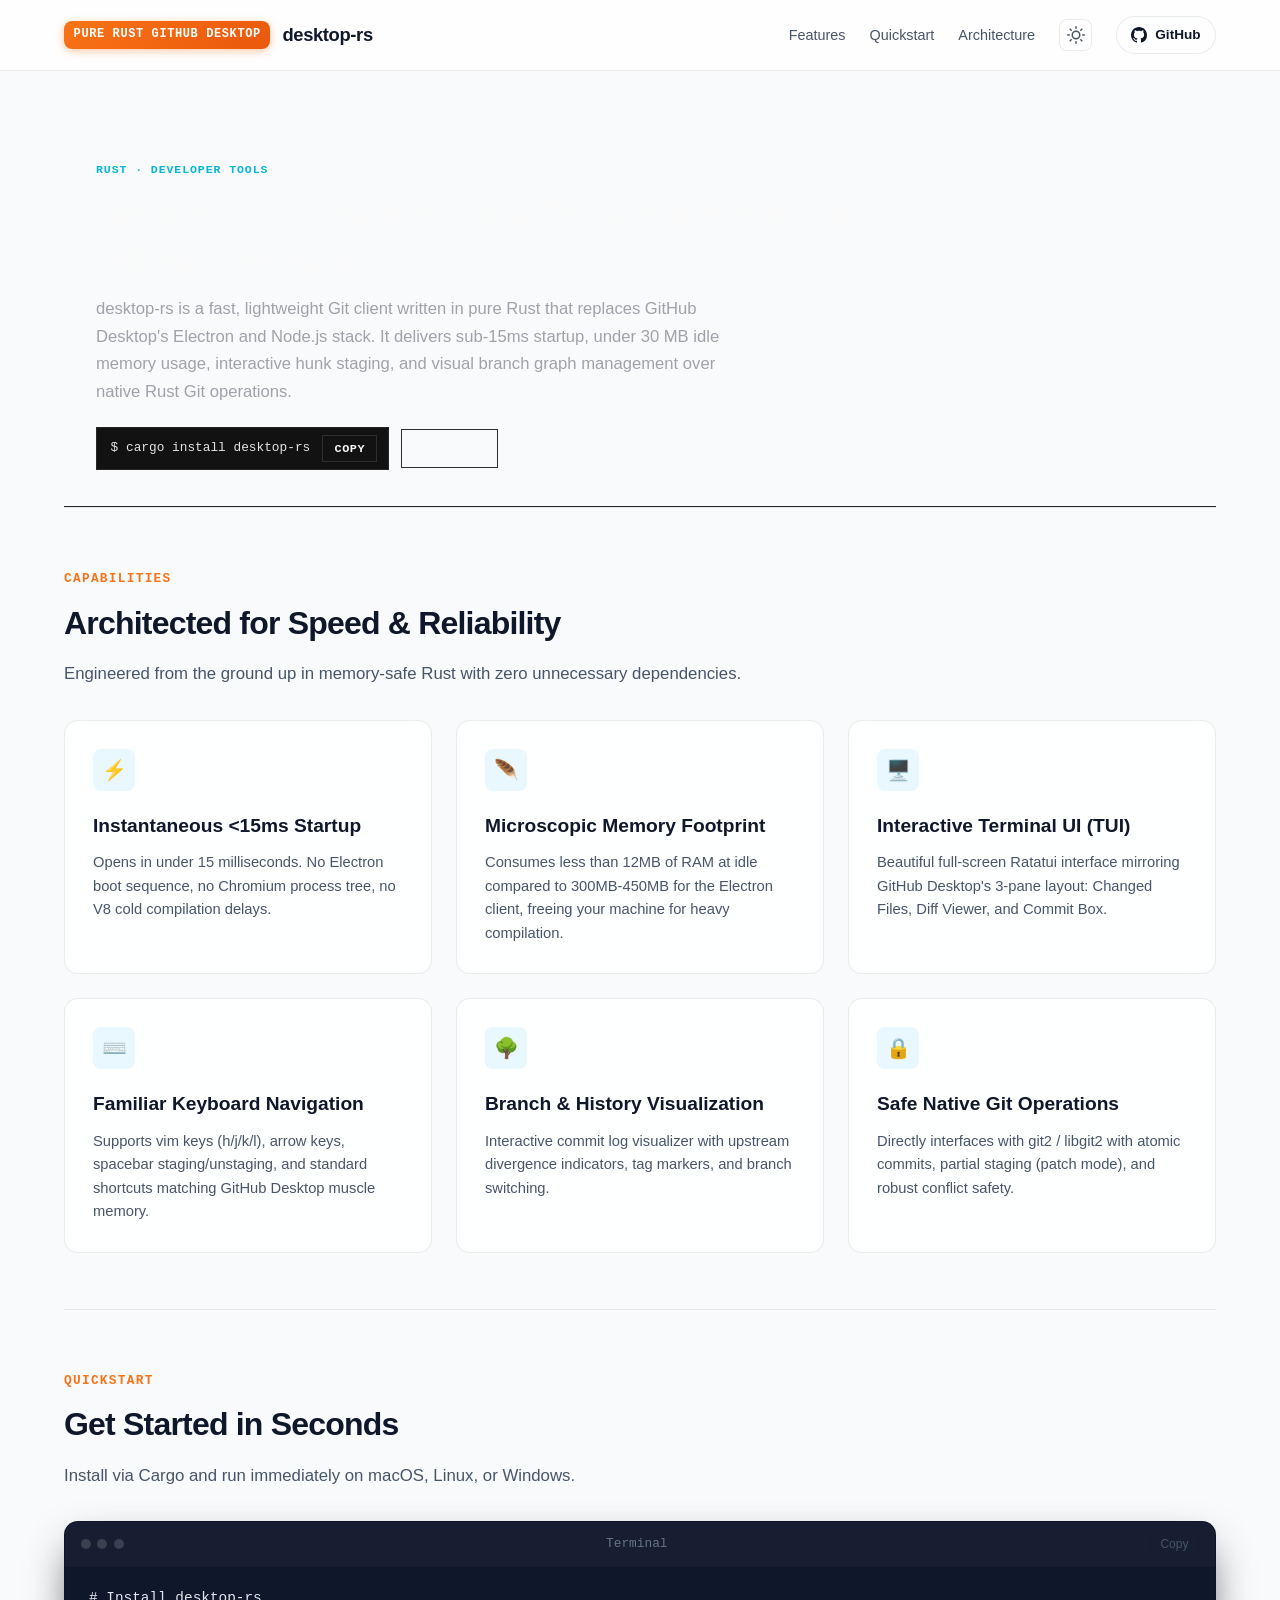
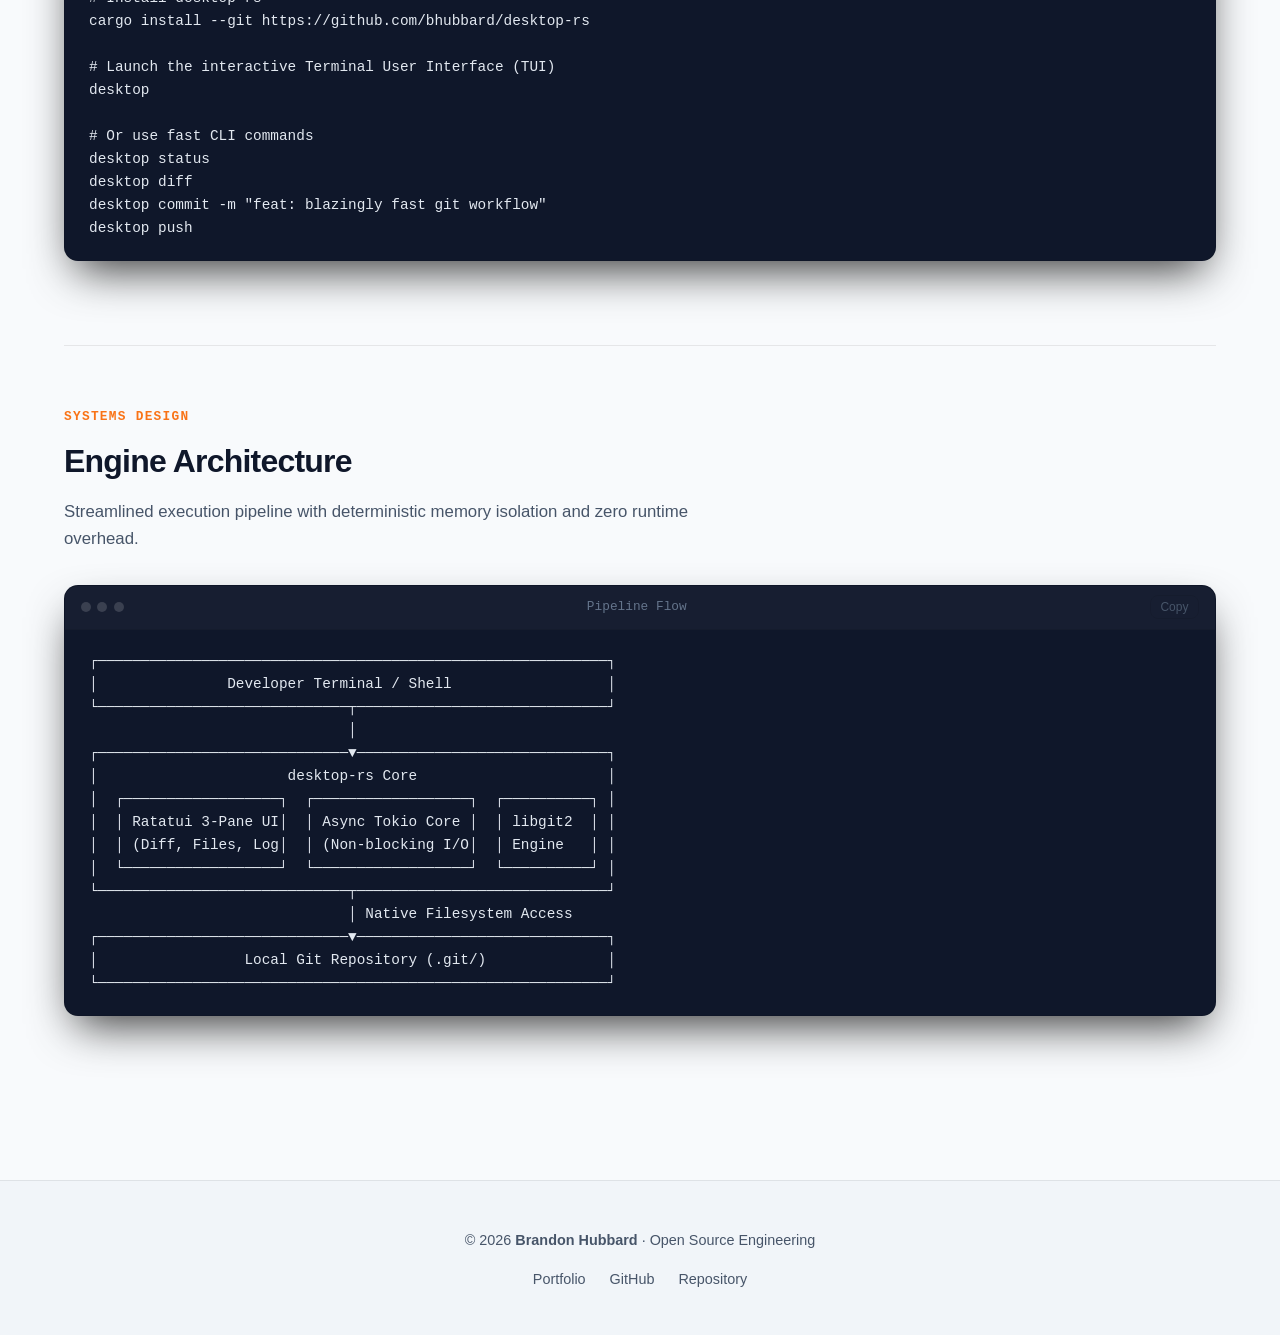
<file: docs/index.html>
<!DOCTYPE html>
<html lang="en">
<head>
  <script>
    (function() {
      const storedTheme = localStorage.getItem('theme') || localStorage.getItem('bh-theme');
      if (storedTheme) {
        document.documentElement.setAttribute('data-theme', storedTheme);
      } else if (window.matchMedia && window.matchMedia('(prefers-color-scheme: light)').matches) {
        document.documentElement.setAttribute('data-theme', 'light');
      } else {
        document.documentElement.setAttribute('data-theme', 'dark');
      }
    })();
  </script>
  <!-- Google tag (gtag.js) -->
  <script async src="https://www.googletagmanager.com/gtag/js?id=G-NFEM8TN9ZM"></script>
  <script>
    window.dataLayer = window.dataLayer || [];
    function gtag(){dataLayer.push(arguments);}
    gtag('js', new Date());
    gtag('config', 'G-NFEM8TN9ZM');
  </script>

  <meta charset="UTF-8">
  <meta name="viewport" content="width=device-width, initial-scale=1.0">
  <title>desktop-rs — Blazingly Fast, Pure-Rust Re-imagining of GitHub Desktop</title>
  <meta name="description" content="A blazingly fast, lightweight, pure-Rust fork and re-imagining of GitHub Desktop. Eliminates 300MB+ of Electron overhead, delivering <15ms startup, <12MB memory footprint, interactive Ratatui TUI, and robust CLI.">
  <meta name="author" content="Brandon Hubbard">
  <link rel="canonical" href="https://code.brandonhubbard.com/desktop-rs/">
  <meta name="robots" content="index, follow, max-image-preview:large">

  <!-- Open Graph -->
  <meta property="og:type" content="website">
  <meta property="og:url" content="https://code.brandonhubbard.com/desktop-rs/">
  <meta property="og:title" content="desktop-rs — Blazingly Fast, Pure-Rust Re-imagining of GitHub Desktop">
  <meta property="og:description" content="A blazingly fast, lightweight, pure-Rust fork and re-imagining of GitHub Desktop. Eliminates 300MB+ of Electron overhead, delivering <15ms startup, <12MB memory footprint, interactive Ratatui TUI, and robust CLI.">
  <meta property="og:site_name" content="Brandon Hubbard — Open Source Systems">

  <!-- Twitter Cards -->
  <meta name="twitter:card" content="summary_large_image">
  <meta name="twitter:title" content="desktop-rs — Blazingly Fast, Pure-Rust Re-imagining of GitHub Desktop">
  <meta name="twitter:description" content="A blazingly fast, lightweight, pure-Rust fork and re-imagining of GitHub Desktop. Eliminates 300MB+ of Electron overhead, delivering <15ms startup, <12MB memory footprint, interactive Ratatui TUI, and robust CLI.">

  <!-- Structured Data (JSON-LD) -->
  <script type="application/ld+json">
  {
    "@context": "https://schema.org",
    "@type": "SoftwareApplication",
    "name": "desktop-rs",
    "applicationCategory": "DeveloperApplication",
    "operatingSystem": "Cross-platform (Linux, macOS, Windows)",
    "description": "A blazingly fast, lightweight, pure-Rust fork and re-imagining of GitHub Desktop. Eliminates 300MB+ of Electron overhead, delivering <15ms startup, <12MB memory footprint, interactive Ratatui TUI, and robust CLI.",
    "license": "https://opensource.org/licenses/MIT",
    "author": {
      "@type": "Person",
      "name": "Brandon Hubbard",
      "url": "https://brandonhubbard.com"
    },
    "offers": {
      "@type": "Offer",
      "price": "0.00",
      "priceCurrency": "USD"
    }
  }
  </script>

  <style>

:root {
  --font-sans: -apple-system, BlinkMacSystemFont, "SF Pro Display", "SF Pro Text", "Segoe UI", Roboto, "Helvetica Neue", Arial, sans-serif;
  --font-mono: "SF Mono", "JetBrains Mono", Menlo, Consolas, Monaco, monospace;
  
  --bg-black: #080a0f;
  --bg-surface: #0e121a;
  --bg-card: rgba(18, 24, 38, 0.7);
  --bg-card-hover: rgba(26, 34, 52, 0.85);
  --bg-glass: rgba(14, 18, 26, 0.75);
  --bg-code: #0b0e14;

  --border-subtle: rgba(255, 255, 255, 0.08);
  --border-highlight: rgba(255, 255, 255, 0.16);
  --border-focus: #38bdf8;

  --text-main: #f3f4f6;
  --text-muted: #94a3b8;
  --text-dim: #64748b;

  --accent-primary: #38bdf8;
  --accent-rust: #f97316;
  --accent-green: #10b981;
  --accent-purple: #a855f7;

  --radius-sm: 8px;
  --radius-md: 14px;
  --radius-lg: 20px;
  --radius-pill: 9999px;

  --shadow-card: 0 10px 30px -10px rgba(0, 0, 0, 0.5), 0 0 1px 1px var(--border-subtle);
  --shadow-code: 0 20px 45px -12px rgba(0, 0, 0, 0.8), 0 0 1px 1px rgba(255, 255, 255, 0.1);
}

[data-theme="light"] {
  --bg-black: #f8fafc;
  --bg-surface: #f1f5f9;
  --bg-card: rgba(255, 255, 255, 0.85);
  --bg-card-hover: rgba(255, 255, 255, 0.98);
  --bg-glass: rgba(255, 255, 255, 0.8);
  --bg-code: #0f172a;

  --border-subtle: rgba(0, 0, 0, 0.08);
  --border-highlight: rgba(0, 0, 0, 0.16);
  --border-focus: #0284c7;

  --text-main: #0f172a;
  --text-muted: #475569;
  --text-dim: #64748b;

  --shadow-card: 0 10px 30px -10px rgba(0, 0, 0, 0.08), 0 0 1px 1px var(--border-subtle);
}

*, *::before, *::after {
  box-sizing: border-box;
  margin: 0;
  padding: 0;
}

html {
  scroll-behavior: smooth;
  font-family: var(--font-sans);
  background-color: var(--bg-black);
  color: var(--text-main);
  -webkit-font-smoothing: antialiased;
  -moz-osx-font-smoothing: grayscale;
  line-height: 1.6;
}

body {
  min-height: 100vh;
  position: relative;
  overflow-x: hidden;
  display: flex;
  flex-direction: column;
}

.glow {
  position: absolute;
  border-radius: 50%;
  filter: blur(120px);
  pointer-events: none;
  z-index: 0;
  opacity: 0.25;
}

.glow-1 {
  top: -100px;
  right: -50px;
  width: 500px;
  height: 500px;
  background: radial-gradient(circle, #38bdf8, transparent 70%);
}

.glow-2 {
  top: 400px;
  left: -150px;
  width: 600px;
  height: 600px;
  background: radial-gradient(circle, #f97316, transparent 70%);
}

.header {
  position: sticky;
  top: 0;
  z-index: 50;
  backdrop-filter: blur(16px);
  -webkit-backdrop-filter: blur(16px);
  background: var(--bg-glass);
  border-bottom: 1px solid var(--border-subtle);
}

.nav-container {
  max-width: 1200px;
  margin: 0 auto;
  padding: 1rem 1.5rem;
  display: flex;
  align-items: center;
  justify-content: space-between;
}

.logo {
  display: flex;
  align-items: center;
  gap: 0.75rem;
  text-decoration: none;
  color: var(--text-main);
}

.logo-badge {
  background: linear-gradient(135deg, #f97316, #ea580c);
  color: #fff;
  font-family: var(--font-mono);
  font-size: 0.75rem;
  font-weight: 700;
  padding: 0.25rem 0.6rem;
  border-radius: var(--radius-sm);
  letter-spacing: 0.05em;
  box-shadow: 0 2px 8px rgba(249, 115, 22, 0.4);
}

.logo-title {
  font-size: 1.15rem;
  font-weight: 700;
  letter-spacing: -0.02em;
}

.nav-links {
  display: flex;
  align-items: center;
  gap: 1.5rem;
}

.nav-links a {
  text-decoration: none;
  color: var(--text-muted);
  font-size: 0.9rem;
  font-weight: 500;
  transition: color 0.15s ease;
}

.nav-links a:hover {
  color: var(--text-main);
}

.btn-github {
  display: inline-flex;
  align-items: center;
  gap: 0.5rem;
  padding: 0.45rem 0.9rem;
  border-radius: var(--radius-pill);
  background: rgba(255, 255, 255, 0.06);
  border: 1px solid var(--border-subtle);
  color: var(--text-main) !important;
  font-size: 0.85rem !important;
  font-weight: 600 !important;
  transition: all 0.2s ease;
}

.btn-github:hover {
  background: rgba(255, 255, 255, 0.12);
  border-color: var(--border-highlight);
  transform: translateY(-1px);
}

.theme-toggle {
  background: transparent;
  border: 1px solid var(--border-subtle);
  color: var(--text-muted);
  padding: 0.4rem;
  border-radius: var(--radius-sm);
  cursor: pointer;
  display: inline-flex;
  align-items: center;
  justify-content: center;
  transition: all 0.2s ease;
}

.theme-toggle:hover {
  color: var(--text-main);
  border-color: var(--border-highlight);
}

.main-content {
  flex: 1;
  position: relative;
  z-index: 1;
  max-width: 1200px;
  margin: 0 auto;
  padding: 2.5rem 1.5rem 5rem;
  width: 100%;
}

.hero {
  text-align: center;
  padding: 3rem 0 4rem;
  max-width: 900px;
  margin: 0 auto;
}

.hero-pill {
  display: inline-flex;
  align-items: center;
  gap: 0.5rem;
  padding: 0.35rem 0.85rem;
  border-radius: var(--radius-pill);
  background: rgba(56, 189, 248, 0.1);
  border: 1px solid rgba(56, 189, 248, 0.25);
  color: var(--accent-primary);
  font-size: 0.8rem;
  font-weight: 600;
  margin-bottom: 1.5rem;
}

.hero-title {
  font-size: clamp(2.2rem, 5vw, 3.6rem);
  font-weight: 800;
  letter-spacing: -0.035em;
  line-height: 1.15;
  margin-bottom: 1.25rem;
  background: linear-gradient(180deg, var(--text-main) 0%, rgba(243, 244, 246, 0.7) 100%);
  -webkit-background-clip: text;
  -webkit-text-fill-color: transparent;
}

.hero-subtitle {
  font-size: 1.15rem;
  color: var(--text-muted);
  line-height: 1.65;
  margin-bottom: 2.5rem;
  max-width: 760px;
  margin-left: auto;
  margin-right: auto;
}

.stats-grid {
  display: grid;
  grid-template-columns: repeat(auto-fit, minmax(200px, 1fr));
  gap: 1.25rem;
  margin: 2.5rem 0 3.5rem;
}

.stat-card {
  background: var(--bg-card);
  backdrop-filter: blur(12px);
  border: 1px solid var(--border-subtle);
  border-radius: var(--radius-md);
  padding: 1.5rem 1rem;
  text-align: center;
  transition: transform 0.2s ease, border-color 0.2s ease;
}

.stat-card:hover {
  transform: translateY(-2px);
  border-color: var(--border-highlight);
}

.stat-value {
  font-size: 2rem;
  font-weight: 800;
  font-family: var(--font-mono);
  color: var(--accent-primary);
  margin-bottom: 0.35rem;
}

.stat-label {
  font-size: 0.82rem;
  color: var(--text-muted);
  text-transform: uppercase;
  letter-spacing: 0.05em;
  font-weight: 600;
}

.code-box {
  background: var(--bg-code);
  border: 1px solid var(--border-subtle);
  border-radius: var(--radius-md);
  box-shadow: var(--shadow-code);
  overflow: hidden;
  margin: 1.75rem 0;
  text-align: left;
}

.code-header {
  display: flex;
  align-items: center;
  justify-content: space-between;
  padding: 0.6rem 1rem;
  background: rgba(255, 255, 255, 0.03);
  border-bottom: 1px solid var(--border-subtle);
  font-size: 0.8rem;
  font-family: var(--font-mono);
  color: var(--text-dim);
}

.code-dots {
  display: flex;
  gap: 0.4rem;
}

.code-dot {
  width: 10px;
  height: 10px;
  border-radius: 50%;
  background: rgba(255, 255, 255, 0.15);
}

.btn-copy {
  background: transparent;
  border: 1px solid var(--border-subtle);
  color: var(--text-muted);
  border-radius: var(--radius-sm);
  padding: 0.25rem 0.6rem;
  font-size: 0.75rem;
  cursor: pointer;
  transition: all 0.15s ease;
}

.btn-copy:hover {
  color: var(--text-main);
  background: rgba(255, 255, 255, 0.05);
}

.code-box pre {
  padding: 1.25rem 1.5rem;
  overflow-x: auto;
  font-family: var(--font-mono);
  font-size: 0.9rem;
  line-height: 1.6;
  color: #e2e8f0;
}

.code-box code {
  font-family: inherit;
}

.section {
  padding: 3.5rem 0;
  border-top: 1px solid var(--border-subtle);
}

.section-tag {
  display: inline-block;
  font-family: var(--font-mono);
  font-size: 0.8rem;
  font-weight: 600;
  color: var(--accent-rust);
  text-transform: uppercase;
  letter-spacing: 0.1em;
  margin-bottom: 0.5rem;
}

.section-title {
  font-size: 2rem;
  font-weight: 700;
  letter-spacing: -0.025em;
  margin-bottom: 0.75rem;
}

.section-desc {
  color: var(--text-muted);
  font-size: 1.05rem;
  max-width: 680px;
  margin-bottom: 2rem;
}

.features-grid {
  display: grid;
  grid-template-columns: repeat(auto-fit, minmax(320px, 1fr));
  gap: 1.5rem;
}

.feature-card {
  background: var(--bg-card);
  backdrop-filter: blur(12px);
  border: 1px solid var(--border-subtle);
  border-radius: var(--radius-md);
  padding: 1.75rem;
  transition: transform 0.2s ease, border-color 0.2s ease, box-shadow 0.2s ease;
}

.feature-card:hover {
  transform: translateY(-3px);
  border-color: var(--border-highlight);
  box-shadow: var(--shadow-card);
}

.feature-icon {
  width: 42px;
  height: 42px;
  border-radius: var(--radius-sm);
  background: rgba(56, 189, 248, 0.1);
  color: var(--accent-primary);
  display: flex;
  align-items: center;
  justify-content: center;
  font-size: 1.25rem;
  margin-bottom: 1.25rem;
}

.feature-title {
  font-size: 1.2rem;
  font-weight: 600;
  margin-bottom: 0.6rem;
}

.feature-body {
  color: var(--text-muted);
  font-size: 0.92rem;
  line-height: 1.6;
}

.footer {
  border-top: 1px solid var(--border-subtle);
  padding: 3rem 1.5rem;
  background: var(--bg-surface);
  text-align: center;
  color: var(--text-muted);
  font-size: 0.9rem;
}

.footer-content {
  max-width: 1200px;
  margin: 0 auto;
  display: flex;
  flex-direction: column;
  align-items: center;
  gap: 1rem;
}

.footer-links {
  display: flex;
  gap: 1.5rem;
}

.footer-links a {
  color: var(--text-muted);
  text-decoration: none;
  transition: color 0.15s ease;
}

.footer-links a:hover {
  color: var(--text-main);
}

@media (max-width: 768px) {
  .nav-links {
    display: none;
  }
  .stats-grid {
    grid-template-columns: 1fr 1fr;
  }
}

  </style>

  <style id="bh-minimalist-hero-css">
    /* Minimalist Design System & Hero Standardization */
    .glow, .glow-1, .glow-2, .glow-bg, .ambient-glow {
      display: none !important;
    }
    body {
      height: auto !important;
      min-height: 100vh !important;
      overflow-y: auto !important;
    }
    .main-grid, .main-layout {
      min-height: 680px !important;
    }
    header.bh-minimal-topbar {
      display: flex;
      align-items: center;
      justify-content: space-between;
      padding: 0.85rem 2rem;
      border-bottom: 1px solid var(--color-border, var(--border, #262626));
      background: var(--color-bg-primary, var(--bg, #0a0a0a));
      font-family: 'JetBrains Mono', ui-monospace, SFMono-Regular, Menlo, monospace;
      font-size: 0.78rem;
    }
    header.bh-minimal-topbar a {
      color: var(--color-text-secondary, #a1a1aa);
      text-decoration: none;
    }
    header.bh-minimal-topbar a:hover {
      color: var(--color-text-primary, #fafafa);
    }
    section.hero.bh-minimal-hero {
      display: block !important;
      grid-template-columns: 1fr !important;
      padding: 2.75rem 2rem 2.25rem !important;
      border-bottom: 1px solid var(--color-border, var(--border, var(--border-grid, #262626))) !important;
      background: transparent !important;
      text-align: left !important;
      max-width: 1280px;
      margin: 0 auto;
      width: 100%;
      box-sizing: border-box;
    }
    .bh-minimal-hero .bh-hero-inner {
      max-width: 820px;
      margin: 0;
    }
    .bh-minimal-hero .bh-hero-eyebrow {
      display: inline-block;
      font-family: 'JetBrains Mono', ui-monospace, SFMono-Regular, Menlo, monospace;
      font-size: 0.72rem;
      font-weight: 600;
      letter-spacing: 0.08em;
      text-transform: uppercase;
      color: var(--color-accent-cyan, var(--accent, #06b6d4));
      margin-bottom: 0.75rem;
    }
    .bh-minimal-hero h1 {
      font-family: 'Plus Jakarta Sans', -apple-system, BlinkMacSystemFont, 'Segoe UI', Roboto, sans-serif !important;
      font-size: clamp(1.65rem, 3vw, 2.35rem) !important;
      font-weight: 700 !important;
      letter-spacing: -0.025em !important;
      line-height: 1.2 !important;
      color: var(--color-text-primary, var(--text, var(--text-primary, #fafafa))) !important;
      margin: 0 0 0.85rem 0 !important;
      background: none !important;
      -webkit-text-fill-color: currentColor !important;
    }
    .bh-minimal-hero p.hero-lead {
      font-family: 'Plus Jakarta Sans', -apple-system, BlinkMacSystemFont, 'Segoe UI', Roboto, sans-serif !important;
      font-size: 1.04rem !important;
      font-weight: 400 !important;
      line-height: 1.65 !important;
      color: var(--color-text-secondary, var(--muted, var(--text-secondary, #a1a1aa))) !important;
      margin: 0 0 1.35rem 0 !important;
      max-width: 72ch !important;
    }
    .bh-minimal-hero .bh-hero-actions {
      display: flex;
      flex-wrap: wrap;
      align-items: center;
      gap: 0.75rem;
    }
    .bh-minimal-hero .bh-cli-pill {
      display: inline-flex;
      align-items: center;
      gap: 0.75rem;
      padding: 0.45rem 0.65rem 0.45rem 0.85rem;
      background: var(--color-bg-surface, var(--surface, #121212));
      border: 1px solid var(--color-border, var(--border, #262626));
      font-family: 'JetBrains Mono', ui-monospace, SFMono-Regular, Menlo, monospace;
      font-size: 0.8rem;
      color: var(--color-text-primary, #e4e4e7);
    }
    .bh-minimal-hero .bh-cli-pill code {
      font-family: inherit;
      color: inherit;
      background: transparent;
      padding: 0;
    }
    .bh-minimal-hero .bh-copy-btn,
    .bh-minimal-hero .bh-github-btn {
      font-family: 'JetBrains Mono', ui-monospace, SFMono-Regular, Menlo, monospace;
      font-size: 0.74rem;
      font-weight: 600;
      text-transform: uppercase;
      letter-spacing: 0.05em;
      padding: 0.35rem 0.7rem;
      border: 1px solid var(--color-border, var(--border, #2e2e32));
      background: transparent;
      color: var(--color-text-primary, #fafafa);
      cursor: pointer;
      text-decoration: none;
      display: inline-flex;
      align-items: center;
      gap: 0.35rem;
      transition: border-color 0.15s ease, background 0.15s ease;
    }
    .bh-minimal-hero .bh-github-btn {
      padding: 0.55rem 0.95rem;
    }
    .bh-minimal-hero .bh-copy-btn:hover,
    .bh-minimal-hero .bh-github-btn:hover {
      border-color: var(--color-accent-cyan, var(--accent, #06b6d4));
      color: var(--color-accent-cyan, var(--accent, #06b6d4));
    }
  </style>
</head>
<body>
  <div class="glow glow-1"></div>
  <div class="glow glow-2"></div>

  <header class="header">
    <div class="nav-container">
      <a href="https://code.brandonhubbard.com/desktop-rs/" class="logo">
        <span class="logo-badge">PURE RUST GITHUB DESKTOP</span>
        <span class="logo-title">desktop-rs</span>
      </a>
      <nav class="nav-links">
        <a href="#features">Features</a>
        <a href="#quickstart">Quickstart</a>
        <a href="#architecture">Architecture</a>
        <button class="theme-toggle" id="theme-btn" aria-label="Toggle Theme">
          <svg width="18" height="18" viewBox="0 0 24 24" fill="none" stroke="currentColor" stroke-width="2" stroke-linecap="round" stroke-linejoin="round">
            <circle cx="12" cy="12" r="5"></circle>
            <line x1="12" y1="1" x2="12" y2="3"></line>
            <line x1="12" y1="21" x2="12" y2="23"></line>
            <line x1="4.22" y1="4.22" x2="5.64" y2="5.64"></line>
            <line x1="18.36" y1="18.36" x2="19.78" y2="19.78"></line>
            <line x1="1" y1="12" x2="3" y2="12"></line>
            <line x1="21" y1="12" x2="23" y2="12"></line>
            <line x1="4.22" y1="19.78" x2="5.64" y2="18.36"></line>
            <line x1="18.36" y1="5.64" x2="19.78" y2="4.22"></line>
          </svg>
        </button>
        <a href="https://github.com/bhubbard/desktop-rs" target="_blank" rel="noopener noreferrer" class="btn-github">
          <svg height="16" width="16" viewBox="0 0 16 16" fill="currentColor">
            <path d="M8 0C3.58 0 0 3.58 0 8c0 3.54 2.29 6.53 5.47 7.59.4.07.55-.17.55-.38 0-.19-.01-.82-.01-1.49-2.01.37-2.53-.49-2.69-.94-.09-.23-.48-.94-.82-1.13-.28-.15-.68-.52-.01-.53.63-.01 1.08.58 1.23.82.72 1.21 1.87.87 2.33.66.07-.52.28-.87.51-1.07-1.78-.2-3.64-.89-3.64-3.95 0-.87.31-1.59.82-2.15-.08-.2-.36-1.02.08-2.12 0 0 .67-.21 2.2.82.64-.18 1.32-.27 2-.27.68 0 1.36.09 2 .27 1.53-1.04 2.2-.82 2.2-.82.44 1.1.16 1.92.08 2.12.51.56.82 1.27.82 2.15 0 3.07-1.87 3.75-3.65 3.95.29.25.54.73.54 1.48 0 1.07-.01 1.93-.01 2.2 0 .21.15.46.55.38A8.013 8.013 0 0016 8c0-4.42-3.58-8-8-8z"></path>
          </svg>
          GitHub
        </a>
      </nav>
    </div>
  </header>

  <main class="main-content">
        <section class="hero bh-minimal-hero" id="overview">
      <div class="bh-hero-inner">
        <span class="bh-hero-eyebrow">RUST · DEVELOPER TOOLS</span>
        <h1>desktop-rs — Native Rust Re-Architecture of GitHub Desktop</h1>
        <p class="hero-lead">desktop-rs is a fast, lightweight Git client written in pure Rust that replaces GitHub Desktop&#x27;s Electron and Node.js stack. It delivers sub-15ms startup, under 30 MB idle memory usage, interactive hunk staging, and visual branch graph management over native Rust Git operations.</p>
        <div class="bh-hero-actions">
          <div class="bh-cli-pill">
            <code id="install-command-text">$ cargo install desktop-rs</code>
            <button type="button" class="bh-copy-btn" id="copyBtn" data-copy="cargo install desktop-rs" onclick="navigator.clipboard.writeText('cargo install desktop-rs');this.textContent='Copied';setTimeout(()=>this.textContent='Copy',1500);">Copy</button>
          </div>
          <a href="https://github.com/bhubbard/desktop-rs" class="bh-github-btn" target="_blank" rel="noopener noreferrer">GitHub ↗</a>
        </div>
      </div>
    </section>

    <section id="features" class="section">
      <div class="section-tag">Capabilities</div>
      <h2 class="section-title">Architected for Speed & Reliability</h2>
      <p class="section-desc">Engineered from the ground up in memory-safe Rust with zero unnecessary dependencies.</p>
      
      <div class="features-grid">
        <div class="feature-card">
          <div class="feature-icon">⚡</div>
          <h3 class="feature-title">Instantaneous <15ms Startup</h3>
          <p class="feature-body">Opens in under 15 milliseconds. No Electron boot sequence, no Chromium process tree, no V8 cold compilation delays.</p>
        </div>
        <div class="feature-card">
          <div class="feature-icon">🪶</div>
          <h3 class="feature-title">Microscopic Memory Footprint</h3>
          <p class="feature-body">Consumes less than 12MB of RAM at idle compared to 300MB-450MB for the Electron client, freeing your machine for heavy compilation.</p>
        </div>
        <div class="feature-card">
          <div class="feature-icon">🖥️</div>
          <h3 class="feature-title">Interactive Terminal UI (TUI)</h3>
          <p class="feature-body">Beautiful full-screen Ratatui interface mirroring GitHub Desktop's 3-pane layout: Changed Files, Diff Viewer, and Commit Box.</p>
        </div>
        <div class="feature-card">
          <div class="feature-icon">⌨️</div>
          <h3 class="feature-title">Familiar Keyboard Navigation</h3>
          <p class="feature-body">Supports vim keys (h/j/k/l), arrow keys, spacebar staging/unstaging, and standard shortcuts matching GitHub Desktop muscle memory.</p>
        </div>
        <div class="feature-card">
          <div class="feature-icon">🌳</div>
          <h3 class="feature-title">Branch & History Visualization</h3>
          <p class="feature-body">Interactive commit log visualizer with upstream divergence indicators, tag markers, and branch switching.</p>
        </div>
        <div class="feature-card">
          <div class="feature-icon">🔒</div>
          <h3 class="feature-title">Safe Native Git Operations</h3>
          <p class="feature-body">Directly interfaces with git2 / libgit2 with atomic commits, partial staging (patch mode), and robust conflict safety.</p>
        </div>

      </div>
    </section>

    <section id="quickstart" class="section">
      <div class="section-tag">Quickstart</div>
      <h2 class="section-title">Get Started in Seconds</h2>
      <p class="section-desc">Install via Cargo and run immediately on macOS, Linux, or Windows.</p>

      <div class="code-box">
        <div class="code-header">
          <div class="code-dots">
            <span class="code-dot"></span>
            <span class="code-dot"></span>
            <span class="code-dot"></span>
          </div>
          <span>Terminal</span>
          <button class="btn-copy" onclick="copyCode(this)">Copy</button>
        </div>
        <pre><code># Install desktop-rs
cargo install --git https://github.com/bhubbard/desktop-rs

# Launch the interactive Terminal User Interface (TUI)
desktop

# Or use fast CLI commands
desktop status
desktop diff
desktop commit -m "feat: blazingly fast git workflow"
desktop push</code></pre>
      </div>
    </section>

    <section id="architecture" class="section">
      <div class="section-tag">Systems Design</div>
      <h2 class="section-title">Engine Architecture</h2>
      <p class="section-desc">Streamlined execution pipeline with deterministic memory isolation and zero runtime overhead.</p>

      <div class="code-box">
        <div class="code-header">
          <div class="code-dots">
            <span class="code-dot"></span>
            <span class="code-dot"></span>
            <span class="code-dot"></span>
          </div>
          <span>Pipeline Flow</span>
          <button class="btn-copy" onclick="copyCode(this)">Copy</button>
        </div>
        <pre><code>┌───────────────────────────────────────────────────────────┐
│               Developer Terminal / Shell                  │
└─────────────────────────────┬─────────────────────────────┘
                              │
┌─────────────────────────────▼─────────────────────────────┐
│                      desktop-rs Core                      │
│  ┌──────────────────┐  ┌──────────────────┐  ┌──────────┐ │
│  │ Ratatui 3-Pane UI│  │ Async Tokio Core │  │ libgit2  │ │
│  │ (Diff, Files, Log│  │ (Non-blocking I/O│  │ Engine   │ │
│  └──────────────────┘  └──────────────────┘  └──────────┘ │
└─────────────────────────────┬─────────────────────────────┘
                              │ Native Filesystem Access
┌─────────────────────────────▼─────────────────────────────┐
│                 Local Git Repository (.git/)              │
└───────────────────────────────────────────────────────────┘</code></pre>
      </div>
    </section>
  </main>

  <footer class="footer">
    <div class="footer-content">
      <p>© 2026 <strong>Brandon Hubbard</strong> · Open Source Engineering</p>
      <div class="footer-links">
        <a href="https://brandonhubbard.com" target="_blank" rel="noopener noreferrer">Portfolio</a>
        <a href="https://github.com/bhubbard" target="_blank" rel="noopener noreferrer">GitHub</a>
        <a href="https://github.com/bhubbard/desktop-rs" target="_blank" rel="noopener noreferrer">Repository</a>
      </div>
    </div>
  </footer>

  <script>
    function copyCode(btn) {
      const pre = btn.closest('.code-box').querySelector('pre');
      navigator.clipboard.writeText(pre.innerText).then(() => {
        const orig = btn.innerText;
        btn.innerText = 'Copied!';
        setTimeout(() => { btn.innerText = orig; }, 2000);
      });
    }

    const themeBtn = document.getElementById('theme-btn');
    if (themeBtn) {
      themeBtn.addEventListener('click', () => {
        const current = document.documentElement.getAttribute('data-theme');
        const next = current === 'light' ? 'dark' : 'light';
        document.documentElement.setAttribute('data-theme', next);
        localStorage.setItem('theme', next);
      });
    }
  </script>
</body>
</html>
</file>
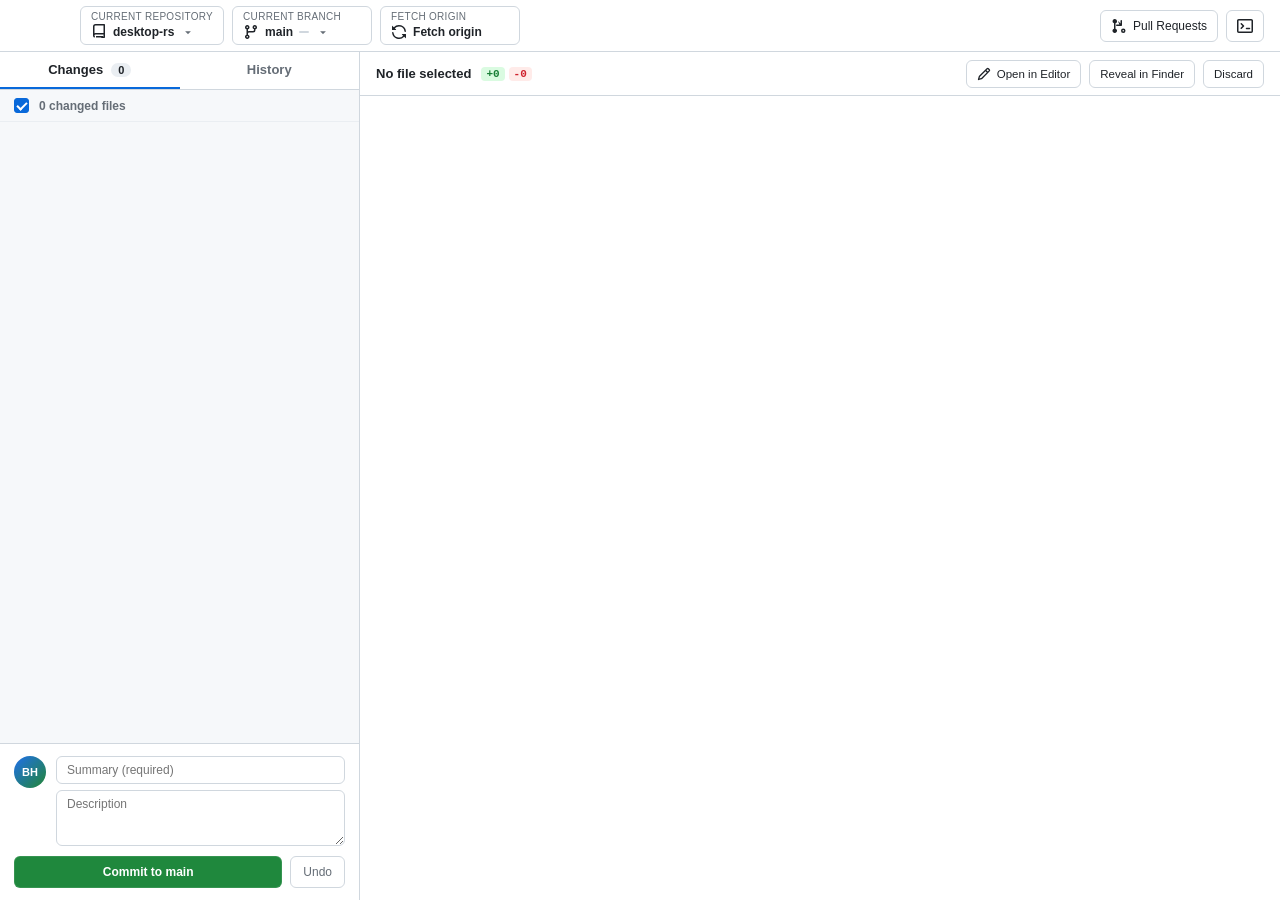
<file: crates/desktop-gui/ui/index.html>
<!DOCTYPE html>
<html lang="en">
<head>
  <meta charset="UTF-8">
  <meta name="viewport" content="width=device-width, initial-scale=1.0">
  <title>GitHub Desktop</title>
  <link rel="stylesheet" href="style.css">
</head>
<body>
  <!-- Top Application Toolbar (macOS Style) -->
  <header class="app-header">
    <div class="header-traffic-lights-spacer" data-tauri-drag-region></div>

    <div class="header-segments">
      <!-- Current Repository Segment -->
      <button class="segment-btn" id="repo-btn" title="Current Repository">
        <div class="segment-label">Current Repository</div>
        <div class="segment-content">
          <svg class="octicon" viewBox="0 0 16 16" width="16" height="16" fill="currentColor">
            <path d="M2 2.5A2.5 2.5 0 0 1 4.5 0h8.75a.75.75 0 0 1 .75.75v12.5a.75.75 0 0 1-.75.75h-2.5a.75.75 0 0 1 0-1.5h1.75v-2h-8a1 1 0 0 0-.714 1.7.75.75 0 1 1-1.072 1.05A2.495 2.495 0 0 1 2 11.5Zm10.5-1h-8a1 1 0 0 0-1 1v6.708A2.486 2.486 0 0 1 4.5 9h8ZM5 12.25a.25.25 0 0 1 .25-.25H12v1.5H5.25a.25.25 0 0 1-.25-.25Z"/>
          </svg>
          <span class="segment-title" id="repo-name">desktop-rs</span>
          <svg class="octicon-chevron" viewBox="0 0 16 16" width="12" height="12" fill="currentColor">
            <path d="m4.427 7.427 3.396 3.396a.25.25 0 0 0 .354 0l3.396-3.396A.25.25 0 0 0 11.396 7H4.604a.25.25 0 0 0-.177.427Z"/>
          </svg>
        </div>
      </button>

      <!-- Current Branch Segment -->
      <button class="segment-btn" id="branch-btn" title="Current Branch">
        <div class="segment-label">Current Branch</div>
        <div class="segment-content">
          <svg class="octicon" viewBox="0 0 16 16" width="16" height="16" fill="currentColor">
            <path d="M9.5 3.25a2.25 2.25 0 1 1 3 2.122V6A2.5 2.5 0 0 1 10 8.5H6a1 1 0 0 0-1 1v1.128a2.251 2.251 0 1 1-1.5 0V5.372a2.25 2.25 0 1 1 1.5 0v1.836A2.493 2.493 0 0 1 6 7h4a1 1 0 0 0 1-1v-.628A2.25 2.25 0 0 1 9.5 3.25Zm-6 0a.75.75 0 1 0 1.5 0 .75.75 0 0 0-1.5 0Zm8.25-.75a.75.75 0 1 0 0 1.5.75.75 0 0 0 0-1.5ZM4.25 12a.75.75 0 1 0 0 1.5.75.75 0 0 0 0-1.5Z"/>
          </svg>
          <span class="segment-title" id="branch-name">main</span>
          <span class="ahead-behind-badge" id="ahead-behind"></span>
          <svg class="octicon-chevron" viewBox="0 0 16 16" width="12" height="12" fill="currentColor">
            <path d="m4.427 7.427 3.396 3.396a.25.25 0 0 0 .354 0l3.396-3.396A.25.25 0 0 0 11.396 7H4.604a.25.25 0 0 0-.177.427Z"/>
          </svg>
        </div>
      </button>

      <!-- Sync / Fetch Segment -->
      <button class="segment-btn" id="sync-btn" title="Sync with remote">
        <div class="segment-label" id="sync-sublabel">Fetch origin</div>
        <div class="segment-content">
          <svg class="octicon" id="sync-spinner" viewBox="0 0 16 16" width="16" height="16" fill="currentColor">
            <path d="M1.705 8.005a.75.75 0 0 1 .834.656 5.5 5.5 0 0 0 9.592 2.97l-1.204-1.204a.25.25 0 0 1 .177-.427h3.646a.25.25 0 0 1 .25.25v3.646a.25.25 0 0 1-.427.177l-1.38-1.38A7 7 0 0 1 1.05 8.84a.75.75 0 0 1 .656-.834ZM8 2.5a5.487 5.487 0 0 0-4.131 1.869l1.204 1.204A.25.25 0 0 1 4.896 6H1.25A.25.25 0 0 1 1 5.75V2.104a.25.25 0 0 1 .427-.177l1.38 1.38A7 7 0 0 1 14.95 7.16a.75.75 0 0 1-1.49.178A5.5 5.5 0 0 0 8 2.5Z"/>
          </svg>
          <span class="segment-title" id="sync-title">Fetch origin</span>
        </div>
      </button>
    </div>

    <!-- Wide Header Drag Region -->
    <div class="header-drag-space" data-tauri-drag-region></div>

    <!-- Header Actions (Right) -->
    <div class="header-actions">
      <button class="header-action-btn" id="prs-btn" title="Pull Requests">
        <svg class="octicon" viewBox="0 0 16 16" width="16" height="16" fill="currentColor">
          <path d="M1.5 3.25a2.25 2.25 0 1 1 3 2.122v5.256a2.251 2.251 0 1 1-1.5 0V5.372A2.25 2.25 0 0 1 1.5 3.25Zm5.677-.177L9.5 5.396V2.75a.75.75 0 0 1 1.5 0v4.5a.75.75 0 0 1-.75.75h-4.5a.75.75 0 0 1 0-1.5h2.646L7.177 3.78a.25.25 0 0 1 0-.354l.001-.001a.25.25 0 0 1 .354 0ZM14.5 12.75a2.25 2.25 0 1 1-4.5 0 2.25 2.25 0 0 1 4.5 0Zm-2.25.75a.75.75 0 1 0 0-1.5.75.75 0 0 0 0 1.5Z"/>
        </svg>
        <span>Pull Requests</span>
      </button>

      <button class="header-action-btn" id="terminal-btn" title="Open in Terminal">
        <svg class="octicon" viewBox="0 0 16 16" width="16" height="16" fill="currentColor">
          <path d="M0 2.75C0 1.784.784 1 1.75 1h12.5c.966 0 1.75.784 1.75 1.75v10.5A1.75 1.75 0 0 1 14.25 15H1.75A1.75 1.75 0 0 1 0 13.25Zm1.75-.25a.25.25 0 0 0-.25.25v10.5c0 .138.112.25.25.25h12.5a.25.25 0 0 0 .25-.25V2.75a.25.25 0 0 0-.25-.25ZM7.25 8a.75.75 0 0 1-.22.53l-2.25 2.25a.75.75 0 1 1-1.06-1.06L5.44 8 3.72 6.28a.75.75 0 0 1 1.06-1.06l2.25 2.25c.141.14.22.331.22.53Zm1.5 2.5a.75.75 0 0 1 .75-.75h3a.75.75 0 0 1 0 1.5h-3a.75.75 0 0 1-.75-.75Z"/>
        </svg>
      </button>
    </div>
    <div class="header-drag-space-end" data-tauri-drag-region></div>
  </header>

  <!-- Main 2-Column Application Layout -->
  <div class="app-body">
    <!-- Left Sidebar -->
    <aside class="sidebar">
      <!-- Tabs Segment (Changes vs History) -->
      <nav class="sidebar-tabs">
        <button class="tab-btn active" id="tab-changes">
          <span>Changes</span>
          <span class="tab-badge" id="changes-count">0</span>
        </button>
        <button class="tab-btn" id="tab-history">
          <span>History</span>
        </button>
      </nav>

      <!-- View: Changes Panel -->
      <section class="tab-view active" id="view-changes">
        <!-- Stash Banner (if current branch has stashed changes) -->
        <div class="stash-banner" id="stash-banner" style="display: none;">
          <div class="stash-banner-info">
            <svg class="octicon" viewBox="0 0 16 16" width="14" height="14" fill="currentColor">
              <path d="M2.5 3.25a.75.75 0 0 1 .75-.75h9.5a.75.75 0 0 1 0 1.5h-9.5a.75.75 0 0 1-.75-.75Zm0 3.5a.75.75 0 0 1 .75-.75h9.5a.75.75 0 0 1 0 1.5h-9.5a.75.75 0 0 1-.75-.75Zm0 3.5a.75.75 0 0 1 .75-.75h9.5a.75.75 0 0 1 0 1.5h-9.5a.75.75 0 0 1-.75-.75Zm0 3.5a.75.75 0 0 1 .75-.75h9.5a.75.75 0 0 1 0 1.5h-9.5a.75.75 0 0 1-.75-.75Z"/>
            </svg>
            <span id="stash-banner-text">Stashed changes</span>
          </div>
          <div class="stash-banner-actions">
            <button class="btn-subtle" id="stash-restore-btn" title="Restore stashed changes into working directory">Restore</button>
            <button class="btn-subtle danger" id="stash-discard-btn" title="Discard this stash">Discard</button>
          </div>
        </div>

        <div class="changes-header">
          <label class="checkbox-container">
            <input type="checkbox" id="select-all-checkbox" checked>
            <span class="checkmark"></span>
          </label>
          <span class="changes-summary-text" id="changes-summary-count">0 changed files</span>
        </div>

        <div class="file-list" id="file-list">
          <!-- Populated by app.js -->
        </div>

        <!-- Bottom Commit Section -->
        <div class="commit-panel">
          <div class="commit-author-row">
            <div class="user-avatar" id="user-avatar">BH</div>
            <div class="commit-inputs">
              <input type="text" id="commit-summary" placeholder="Summary (required)" autocomplete="off">
              <textarea id="commit-description" placeholder="Description" rows="3"></textarea>
            </div>
          </div>

          <div class="commit-actions-row">
            <button class="btn-commit" id="commit-btn">
              <span>Commit to <strong id="commit-branch-label">main</strong></span>
            </button>
            <button class="btn-undo" id="undo-btn" title="Undo latest commit">Undo</button>
          </div>
        </div>
      </section>

      <!-- View: History Panel -->
      <section class="tab-view" id="view-history">
        <div class="history-search-bar">
          <input type="text" id="history-filter" placeholder="Filter commits...">
        </div>
        <div class="commit-list" id="commit-list">
          <!-- Populated by app.js -->
        </div>
      </section>
    </aside>

    <!-- Right Main Diff / Detail View -->
    <main class="diff-container">
      <!-- Commit Detail Top Bar (History Mode) -->
      <div class="commit-header" id="commit-header" style="display: none;">
        <div class="commit-header-main">
          <div class="commit-header-title" id="commit-header-title"></div>
          <div class="commit-header-meta">
            <span id="commit-header-author"></span>
            <span>•</span>
            <span id="commit-header-date"></span>
            <span class="commit-sha-pill" id="commit-header-sha" title="Click to copy SHA" style="cursor: pointer;"></span>
          </div>
          <div class="commit-header-desc" id="commit-header-desc" style="display: none;"></div>
        </div>
        <div class="commit-header-actions">
          <button class="btn-subtle" id="copy-sha-btn" title="Copy commit SHA">
            <span>Copy SHA</span>
          </button>
          <button class="btn-subtle" id="history-undo-btn" title="Undo latest commit (soft reset)" style="display: none;">
            <span>Undo Commit</span>
          </button>
          <button class="btn-subtle danger" id="history-revert-btn" title="Revert the changes introduced in this commit">
            <svg class="octicon" viewBox="0 0 16 16" width="14" height="14" fill="currentColor">
              <path d="M1.705 8.005a.75.75 0 0 1 .834.656 5.5 5.5 0 0 0 9.592 2.97l-1.204-1.204a.25.25 0 0 1 .177-.427h3.646a.25.25 0 0 1 .25.25v3.646a.25.25 0 0 1-.427.177l-1.38-1.38A7 7 0 0 1 1.05 8.84a.75.75 0 0 1 .656-.834ZM8 2.5a5.487 5.487 0 0 0-4.131 1.869l1.204 1.204A.25.25 0 0 1 4.896 6H1.25A.25.25 0 0 1 1 5.75V2.104a.25.25 0 0 1 .427-.177l1.38 1.38A7 7 0 0 1 14.95 7.16a.75.75 0 0 1-1.49.178A5.5 5.5 0 0 0 8 2.5Z"/>
            </svg>
            <span>Revert Changes in Commit</span>
          </button>
        </div>
      </div>

      <!-- Commit Files Sub-bar (History Mode) -->
      <div class="commit-files-bar" id="commit-files-bar" style="display: none;">
        <div class="commit-files-summary" id="commit-files-summary">0 files changed</div>
        <div class="commit-files-list" id="commit-files-list">
          <!-- Populated by app.js with file pills/tabs -->
        </div>
      </div>

      <!-- Diff Top Bar (Changes Mode) -->
      <div class="diff-header" id="diff-header">
        <div class="diff-file-info">
          <span class="diff-filename" id="diff-filename">No file selected</span>
          <div class="diff-stats" id="diff-stats">
            <span class="diff-stat-add" id="stat-add">+0</span>
            <span class="diff-stat-del" id="stat-del">-0</span>
          </div>
        </div>

        <div class="diff-actions">
          <button class="btn-subtle" id="open-editor-btn" title="Open in default editor">
            <svg class="octicon" viewBox="0 0 16 16" width="14" height="14" fill="currentColor">
              <path d="M11.013 1.427a1.75 1.75 0 0 1 2.474 0l1.086 1.086a1.75 1.75 0 0 1 0 2.474l-8.61 8.61c-.21.21-.47.364-.756.445l-3.251.93a.75.75 0 0 1-.927-.928l.929-3.25c.081-.286.235-.547.445-.758l8.61-8.61Zm1.414 1.06a.25.25 0 0 0-.354 0L10.811 3.75l1.439 1.44 1.263-1.263a.25.25 0 0 0 0-.354l-1.086-1.086ZM11.189 6.25 9.75 4.81l-6.286 6.287a.25.25 0 0 0-.063.107l-.547 1.916 1.916-.547a.25.25 0 0 0 .107-.063L11.19 6.25Z"/>
            </svg>
            <span>Open in Editor</span>
          </button>
          <button class="btn-subtle" id="reveal-finder-btn" title="Reveal in Finder">
            <span>Reveal in Finder</span>
          </button>
          <button class="btn-subtle danger" id="discard-file-btn" title="Discard Changes in this file">
            <span>Discard</span>
          </button>
        </div>
      </div>

      <!-- Diff Content Area -->
      <div class="diff-content" id="diff-content">
        <!-- Rendered diff or empty state -->
      </div>
    </main>
  </div>

  <!-- Repository Switcher Dropdown Modal -->
  <div class="modal-backdrop" id="repo-modal">
    <div class="modal-card">
      <div class="modal-header">
        <h3>Switch Repository</h3>
        <button class="modal-close" id="repo-modal-close">&times;</button>
      </div>
      <div class="modal-search">
        <input type="text" id="repo-search-input" placeholder="Search repositories..." autocomplete="off">
      </div>
      <div class="modal-branch-list" id="modal-repo-list">
        <!-- Repositories populated here -->
      </div>
      <div class="modal-footer" style="display: flex; gap: 8px; justify-content: space-between;">
        <button class="btn-subtle" id="repo-modal-add-btn">Add Existing…</button>
        <button class="btn-subtle" id="repo-modal-new-btn">New Repo…</button>
        <button class="btn-primary" id="repo-modal-clone-btn">Clone…</button>
      </div>
    </div>
  </div>

  <!-- Branch Switcher Dropdown Modal -->
  <div class="modal-backdrop" id="branch-modal">
    <div class="modal-card">
      <div class="modal-header">
        <h3>Switch Branch</h3>
        <button class="modal-close" id="branch-modal-close">&times;</button>
      </div>
      <div class="modal-search">
        <input type="text" id="branch-search-input" placeholder="Search branches..." autocomplete="off">
      </div>
      <div class="modal-branch-list" id="modal-branch-list">
        <!-- Branches populated here -->
      </div>
      <div class="modal-footer">
        <input type="text" id="new-branch-name" placeholder="New branch name..." autocomplete="off">
        <button class="btn-primary" id="create-branch-btn">Create & Checkout</button>
      </div>
    </div>
  </div>

  <!-- Pull Requests Modal -->
  <div class="modal-backdrop" id="pr-modal">
    <div class="modal-card pr-modal-card">
      <div class="modal-header">
        <h3>GitHub Pull Requests</h3>
        <button class="modal-close" id="pr-modal-close">&times;</button>
      </div>
      <div class="pr-list" id="pr-list">
        <!-- PRs populated here -->
      </div>
    </div>
  </div>

  <!-- New Repository Modal (File -> New Repository...) -->
  <div class="modal-backdrop" id="new-repo-modal">
    <div class="modal-card">
      <div class="modal-header">
        <h3>Create a New Repository</h3>
        <button class="modal-close" id="new-repo-modal-close">&times;</button>
      </div>
      <div style="padding: 16px; display: flex; flex-direction: column; gap: 12px;">
        <div>
          <label style="display:block; margin-bottom: 4px; font-weight: 500; font-size: 12px; color: var(--text-muted);">Name</label>
          <input type="text" id="new-repo-name-input" class="modal-input" placeholder="Repository name..." autocomplete="off">
        </div>
        <div>
          <label style="display:block; margin-bottom: 4px; font-weight: 500; font-size: 12px; color: var(--text-muted);">Local Path</label>
          <input type="text" id="new-repo-path-input" class="modal-input" placeholder="/Users/bhubbard/PROJECTS" autocomplete="off">
        </div>
        <label style="display: flex; align-items: center; gap: 8px; font-size: 12px; cursor: pointer;">
          <input type="checkbox" id="new-repo-readme-checkbox" checked> Initialize this repository with a README
        </label>
      </div>
      <div class="modal-footer" style="display: flex; justify-content: flex-end; gap: 8px; padding: 12px 16px;">
        <button class="btn-subtle" id="new-repo-cancel-btn">Cancel</button>
        <button class="btn-primary" id="new-repo-create-btn">Create Repository</button>
      </div>
    </div>
  </div>

  <!-- Add Local Repository Modal (File -> Add Local Repository...) -->
  <div class="modal-backdrop" id="add-repo-modal">
    <div class="modal-card">
      <div class="modal-header">
        <h3>Add Existing Local Repository</h3>
        <button class="modal-close" id="add-repo-modal-close">&times;</button>
      </div>
      <div style="padding: 16px; display: flex; flex-direction: column; gap: 12px;">
        <div>
          <label style="display:block; margin-bottom: 4px; font-weight: 500; font-size: 12px; color: var(--text-muted);">Local Path</label>
          <input type="text" id="add-repo-path-input" class="modal-input" placeholder="/path/to/git/repository" autocomplete="off">
        </div>
      </div>
      <div class="modal-footer" style="display: flex; justify-content: flex-end; gap: 8px; padding: 12px 16px;">
        <button class="btn-subtle" id="add-repo-cancel-btn">Cancel</button>
        <button class="btn-primary" id="add-repo-confirm-btn">Add Repository</button>
      </div>
    </div>
  </div>

  <!-- Clone Repository Modal (File -> Clone Repository...) -->
  <div class="modal-backdrop" id="clone-repo-modal">
    <div class="modal-card">
      <div class="modal-header">
        <h3>Clone a Repository</h3>
        <button class="modal-close" id="clone-repo-modal-close">&times;</button>
      </div>
      <div style="padding: 16px; display: flex; flex-direction: column; gap: 12px;">
        <div>
          <label style="display:block; margin-bottom: 4px; font-weight: 500; font-size: 12px; color: var(--text-muted);">Repository URL or GitHub Owner/Repo</label>
          <input type="text" id="clone-repo-url-input" class="modal-input" placeholder="https://github.com/owner/repo.git" autocomplete="off">
        </div>
        <div>
          <label style="display:block; margin-bottom: 4px; font-weight: 500; font-size: 12px; color: var(--text-muted);">Local Path Destination</label>
          <input type="text" id="clone-repo-dest-input" class="modal-input" placeholder="/Users/bhubbard/PROJECTS/repo" autocomplete="off">
        </div>
      </div>
      <div class="modal-footer" style="display: flex; justify-content: flex-end; gap: 8px; padding: 12px 16px;">
        <button class="btn-subtle" id="clone-repo-cancel-btn">Cancel</button>
        <button class="btn-primary" id="clone-repo-confirm-btn">Clone</button>
      </div>
    </div>
  </div>

  <!-- Merge Branch Modal (Branch -> Merge into Current Branch...) -->
  <div class="modal-backdrop" id="merge-modal">
    <div class="modal-card">
      <div class="modal-header">
        <h3>Merge into <span id="merge-target-branch">main</span></h3>
        <button class="modal-close" id="merge-modal-close">&times;</button>
      </div>
      <div style="padding: 16px; display: flex; flex-direction: column; gap: 12px;">
        <p style="font-size: 12px; color: var(--text-muted); margin: 0;">
          Select a branch to merge into <strong id="merge-target-branch-text" style="color: var(--text-main);">main</strong>:
        </p>
        <input type="text" id="merge-search-input" class="modal-input" placeholder="Filter branches..." autocomplete="off">
        <div id="modal-merge-branch-list" style="max-height: 200px; overflow-y: auto; border: 1px solid var(--border-color); border-radius: 6px; background-color: var(--bg-card);">
          <!-- Populated by app.js -->
        </div>
      </div>
      <div class="modal-footer" style="display: flex; justify-content: flex-end; gap: 8px; padding: 12px 16px;">
        <button class="btn-subtle" id="merge-cancel-btn">Cancel</button>
        <button class="btn-primary" id="merge-confirm-btn" disabled>Merge Branch</button>
      </div>
    </div>
  </div>

  <!-- Settings / Preferences Modal (GitHub Desktop -> Settings...) -->
  <div class="modal-backdrop" id="settings-modal">
    <div class="modal-card" style="width: 480px;">
      <div class="modal-header">
        <h3>Settings</h3>
        <button class="modal-close" id="settings-modal-close">&times;</button>
      </div>
      <div style="padding: 18px; display: flex; flex-direction: column; gap: 16px;">
        <div>
          <h4 style="font-size: 13px; font-weight: 600; margin-bottom: 8px; color: var(--text-main);">Git Configuration</h4>
          <div style="display: flex; flex-direction: column; gap: 10px;">
            <div>
              <label style="display:block; margin-bottom: 4px; font-size: 11.5px; color: var(--text-muted);">Name</label>
              <input type="text" id="settings-user-name" class="modal-input" placeholder="Your Name" autocomplete="off">
            </div>
            <div>
              <label style="display:block; margin-bottom: 4px; font-size: 11.5px; color: var(--text-muted);">Email</label>
              <input type="email" id="settings-user-email" class="modal-input" placeholder="your.email@example.com" autocomplete="off">
            </div>
          </div>
        </div>
        <div style="border-top: 1px solid var(--border-muted); padding-top: 14px;">
          <h4 style="font-size: 13px; font-weight: 600; margin-bottom: 8px; color: var(--text-main);">Integrations</h4>
          <div>
            <label style="display:block; margin-bottom: 4px; font-size: 11.5px; color: var(--text-muted);">External Editor</label>
            <select id="settings-editor-select" class="modal-input" style="cursor: pointer;">
              <option value="zed">Zed</option>
              <option value="code">Visual Studio Code</option>
              <option value="cursor">Cursor</option>
              <option value="subl">Sublime Text</option>
              <option value="open">System Default</option>
            </select>
          </div>
        </div>
      </div>
      <div class="modal-footer" style="display: flex; justify-content: flex-end; gap: 8px; padding: 12px 16px;">
        <button class="btn-subtle" id="settings-cancel-btn">Cancel</button>
        <button class="btn-primary" id="settings-save-btn">Save Settings</button>
      </div>
    </div>
  </div>

  <!-- About Modal (GitHub Desktop -> About) -->
  <div class="modal-backdrop" id="about-modal">
    <div class="modal-card" style="text-align: center; padding: 28px;">
      <h2 style="margin-bottom: 8px; font-size: 18px;">GitHub Desktop</h2>
      <p style="color: var(--accent); font-weight: 600; margin-bottom: 12px; font-size: 12px;">v0.1.0 (Rust + Tauri Edition)</p>
      <p style="color: var(--text-muted); font-size: 12.5px; line-height: 1.6; margin-bottom: 24px;">
        High-performance, lightweight pure-Rust fork of GitHub Desktop replacing Electron with native Tauri v2.
      </p>
      <button class="btn-primary" id="about-modal-close-btn" style="margin: 0 auto; min-width: 100px;">Close</button>
    </div>
  </div>

  <!-- Toast Notification -->
  <div class="toast" id="toast"></div>

  <script src="app.js"></script>
</body>
</html>
</file>
<file: crates/desktop-gui/ui/style.css>
:root {
  --bg-app: #0d1117;
  --bg-header: #161b22;
  --bg-sidebar: #0d1117;
  --bg-diff: #0d1117;
  --bg-card: #161b22;
  --bg-input: #0d1117;
  --bg-hover: #21262d;
  --bg-active: #30363d;
  --bg-selected: rgba(56, 139, 253, 0.15);

  --border-color: #30363d;
  --border-muted: #21262d;

  --text-main: #f0f6fc;
  --text-muted: #8b949e;
  --text-dim: #6e7681;

  --accent: #58a6ff;
  --accent-blue: #1f6feb;
  --accent-blue-hover: #388bfd;
  --btn-commit-bg: #238636;
  --btn-commit-hover: #2ea043;
  --danger: #f85149;
  --danger-hover: #da3633;

  /* Diff colors */
  --diff-add-bg: rgba(46, 160, 67, 0.18);
  --diff-add-gutter: rgba(46, 160, 67, 0.3);
  --diff-add-text: #7ee787;

  --diff-del-bg: rgba(248, 81, 73, 0.18);
  --diff-del-gutter: rgba(248, 81, 73, 0.3);
  --diff-del-text: #ffa198;

  --diff-hunk-bg: rgba(56, 139, 253, 0.15);
  --diff-hunk-text: #79c0ff;

  --font-system: -apple-system, BlinkMacSystemFont, "Segoe UI", Roboto, Helvetica, Arial, sans-serif;
  --font-mono: ui-monospace, SFMono-Regular, "SF Mono", Menlo, Consolas, "Liberation Mono", monospace;
}

@media (prefers-color-scheme: light) {
  :root {
    --bg-app: #f6f8fa;
    --bg-header: #ffffff;
    --bg-sidebar: #f6f8fa;
    --bg-diff: #ffffff;
    --bg-card: #ffffff;
    --bg-input: #ffffff;
    --bg-hover: #eaeef2;
    --bg-active: #d0d7de;
    --bg-selected: rgba(9, 105, 218, 0.1);

    --border-color: #d0d7de;
    --border-muted: #eaeef2;

    --text-main: #1f2328;
    --text-muted: #656d76;
    --text-dim: #8c959f;

    --accent: #0969da;
    --accent-blue: #0969da;
    --accent-blue-hover: #085bc0;
    --btn-commit-bg: #1f883d;
    --btn-commit-hover: #1a7f37;
    --danger: #cf222e;
    --danger-hover: #a40e26;

    --diff-add-bg: #dafbe1;
    --diff-add-gutter: #aceebb;
    --diff-add-text: #1a7f37;

    --diff-del-bg: #ffebe9;
    --diff-del-gutter: #ffc1ba;
    --diff-del-text: #cf222e;

    --diff-hunk-bg: #ddf4ff;
    --diff-hunk-text: #0969da;
  }
}

* {
  box-sizing: border-box;
  margin: 0;
  padding: 0;
  user-select: none;
  -webkit-user-select: none;
}

body {
  font-family: var(--font-system);
  font-size: 13px;
  background-color: var(--bg-app);
  color: var(--text-main);
  height: 100vh;
  display: flex;
  flex-direction: column;
  overflow: hidden;
}

/* App Header (macOS titlebar style) */
.app-header {
  height: 52px;
  background-color: var(--bg-header);
  border-bottom: 1px solid var(--border-color);
  display: flex;
  align-items: center;
  justify-content: space-between;
  padding: 0;
  position: relative;
  z-index: 100;
}

[data-tauri-drag-region] {
  user-select: none;
  -webkit-user-select: none;
}

.header-traffic-lights-spacer {
  width: 80px;
  height: 100%;
  flex-shrink: 0;
}

.header-drag-space {
  flex: 1;
  height: 100%;
  min-width: 40px;
}

.header-drag-space-end {
  width: 16px;
  height: 100%;
  flex-shrink: 0;
}

.header-segments {
  display: flex;
  align-items: center;
  gap: 8px;
}

.segment-btn {
  background: transparent;
  border: 1px solid var(--border-color);
  border-radius: 6px;
  padding: 4px 10px;
  display: flex;
  flex-direction: column;
  align-items: flex-start;
  color: var(--text-main);
  cursor: pointer;
  transition: background-color 0.15s ease, border-color 0.15s ease;
  min-width: 140px;
}

.segment-btn:hover {
  background-color: var(--bg-hover);
  border-color: var(--text-muted);
}

.segment-label {
  font-size: 10px;
  font-weight: 500;
  text-transform: uppercase;
  letter-spacing: 0.3px;
  color: var(--text-muted);
  line-height: 1.2;
}

.segment-content {
  display: flex;
  align-items: center;
  gap: 6px;
  font-size: 12px;
  font-weight: 600;
  margin-top: 1px;
}

.octicon {
  flex-shrink: 0;
}

.octicon-chevron {
  color: var(--text-muted);
  margin-left: 2px;
}

.ahead-behind-badge {
  font-size: 10px;
  background-color: var(--bg-active);
  color: var(--text-main);
  padding: 1px 5px;
  border-radius: 10px;
  font-weight: 600;
}

.header-actions {
  display: flex;
  align-items: center;
  gap: 8px;
}

.header-action-btn {
  background: transparent;
  border: 1px solid var(--border-color);
  border-radius: 6px;
  color: var(--text-main);
  height: 32px;
  padding: 0 10px;
  display: inline-flex;
  align-items: center;
  gap: 6px;
  font-size: 12px;
  font-weight: 500;
  cursor: pointer;
  transition: all 0.15s;
}

.header-action-btn:hover {
  background-color: var(--bg-hover);
}

/* App Body Layout */
.app-body {
  flex: 1;
  display: flex;
  overflow: hidden;
}

/* Sidebar */
.sidebar {
  width: 360px;
  min-width: 280px;
  max-width: 480px;
  background-color: var(--bg-sidebar);
  border-right: 1px solid var(--border-color);
  display: flex;
  flex-direction: column;
  height: 100%;
}

.sidebar-tabs {
  display: flex;
  border-bottom: 1px solid var(--border-color);
  background-color: var(--bg-card);
}

.tab-btn {
  flex: 1;
  background: transparent;
  border: none;
  border-bottom: 2px solid transparent;
  padding: 10px 12px;
  font-size: 13px;
  font-weight: 600;
  color: var(--text-muted);
  cursor: pointer;
  display: flex;
  align-items: center;
  justify-content: center;
  gap: 8px;
  transition: all 0.15s;
}

.tab-btn.active {
  color: var(--text-main);
  border-bottom-color: var(--accent);
}

.tab-badge {
  background-color: var(--bg-hover);
  color: var(--text-main);
  font-size: 11px;
  padding: 1px 7px;
  border-radius: 10px;
}

.tab-view {
  flex: 1;
  display: none;
  flex-direction: column;
  overflow: hidden;
}

.tab-view.active {
  display: flex;
}

/* Changes Header */
.changes-header {
  padding: 8px 14px;
  border-bottom: 1px solid var(--border-muted);
  display: flex;
  align-items: center;
  gap: 10px;
  font-size: 12px;
  font-weight: 600;
  color: var(--text-muted);
}

/* Checkbox Style */
.checkbox-container {
  display: inline-flex;
  align-items: center;
  position: relative;
  cursor: pointer;
  user-select: none;
}

.checkbox-container input {
  position: absolute;
  opacity: 0;
  cursor: pointer;
  height: 0;
  width: 0;
}

.checkmark {
  height: 15px;
  width: 15px;
  background-color: transparent;
  border: 1px solid var(--text-muted);
  border-radius: 3px;
  display: inline-block;
  position: relative;
  transition: all 0.15s;
}

.checkbox-container input:checked ~ .checkmark {
  background-color: var(--accent-blue);
  border-color: var(--accent-blue);
}

.checkmark:after {
  content: "";
  position: absolute;
  display: none;
}

.checkbox-container input:checked ~ .checkmark:after {
  display: block;
  left: 4px;
  top: 1px;
  width: 4px;
  height: 8px;
  border: solid white;
  border-width: 0 2px 2px 0;
  transform: rotate(45deg);
}

/* Stash Banner */
.stash-banner {
  background-color: var(--bg-hover);
  border-bottom: 1px solid var(--border-color);
  padding: 8px 14px;
  display: flex;
  align-items: center;
  justify-content: space-between;
  gap: 8px;
  font-size: 12px;
}

.stash-banner-info {
  display: flex;
  align-items: center;
  gap: 8px;
  color: var(--text-main);
  overflow: hidden;
  text-overflow: ellipsis;
  white-space: nowrap;
}

.stash-banner-actions {
  display: flex;
  align-items: center;
  gap: 6px;
  flex-shrink: 0;
}

.stash-banner-actions .btn-subtle {
  padding: 3px 8px;
  font-size: 11px;
}

/* File List */
.file-list {
  flex: 1;
  overflow-y: auto;
}

.file-item {
  display: flex;
  align-items: center;
  padding: 7px 14px;
  gap: 10px;
  border-bottom: 1px solid transparent;
  cursor: pointer;
  transition: background-color 0.1s;
}

.file-item:hover {
  background-color: var(--bg-hover);
}

.file-item.selected {
  background-color: var(--bg-selected);
  color: var(--accent);
}

.status-badge {
  font-size: 11px;
  font-weight: 700;
  width: 16px;
  text-align: center;
  border-radius: 2px;
}

.status-M { color: #d29922; }
.status-A { color: #238636; }
.status-D { color: #da3633; }
.status-Q { color: #a371f7; }

.file-name-container {
  display: flex;
  flex-direction: column;
  overflow: hidden;
  line-height: 1.3;
}

.file-basename {
  font-weight: 500;
  font-size: 12.5px;
  white-space: nowrap;
  overflow: hidden;
  text-overflow: ellipsis;
}

.file-dirname {
  font-size: 10.5px;
  color: var(--text-muted);
  white-space: nowrap;
  overflow: hidden;
  text-overflow: ellipsis;
}

/* Commit Panel */
.commit-panel {
  padding: 12px 14px;
  border-top: 1px solid var(--border-color);
  background-color: var(--bg-card);
  display: flex;
  flex-direction: column;
  gap: 10px;
}

.commit-author-row {
  display: flex;
  gap: 10px;
}

.user-avatar {
  width: 32px;
  height: 32px;
  border-radius: 50%;
  background: linear-gradient(135deg, #1f6feb, #238636);
  color: white;
  display: flex;
  align-items: center;
  justify-content: center;
  font-weight: 700;
  font-size: 11px;
  flex-shrink: 0;
}

.commit-inputs {
  flex: 1;
  display: flex;
  flex-direction: column;
  gap: 6px;
}

.commit-inputs input,
.commit-inputs textarea {
  background-color: var(--bg-input);
  border: 1px solid var(--border-color);
  border-radius: 6px;
  color: var(--text-main);
  padding: 6px 10px;
  font-family: inherit;
  font-size: 12px;
  outline: none;
  transition: border-color 0.15s;
}

.commit-inputs input:focus,
.commit-inputs textarea:focus {
  border-color: var(--accent);
}

.commit-actions-row {
  display: flex;
  gap: 8px;
}

.btn-commit {
  flex: 1;
  background-color: var(--btn-commit-bg);
  border: 1px solid rgba(255, 255, 255, 0.1);
  color: white;
  padding: 8px 12px;
  border-radius: 6px;
  font-weight: 600;
  font-size: 12px;
  cursor: pointer;
  transition: background-color 0.15s;
}

.btn-commit:hover {
  background-color: var(--btn-commit-hover);
}

.btn-undo {
  background: transparent;
  border: 1px solid var(--border-color);
  color: var(--text-muted);
  border-radius: 6px;
  padding: 0 12px;
  font-size: 12px;
  cursor: pointer;
  transition: all 0.15s;
}

.btn-undo:hover {
  background-color: var(--bg-hover);
  color: var(--text-main);
}

/* History List */
.history-search-bar {
  padding: 8px 12px;
  border-bottom: 1px solid var(--border-muted);
}

.history-search-bar input {
  width: 100%;
  background-color: var(--bg-input);
  border: 1px solid var(--border-color);
  border-radius: 6px;
  color: var(--text-main);
  padding: 5px 10px;
  font-size: 12px;
  outline: none;
}

.commit-list {
  flex: 1;
  overflow-y: auto;
}

.commit-item {
  padding: 10px 14px;
  border-bottom: 1px solid var(--border-muted);
  cursor: pointer;
  display: flex;
  flex-direction: column;
  gap: 4px;
  position: relative;
}

.commit-item:hover {
  background-color: var(--bg-hover);
}

.commit-item.selected {
  background-color: var(--bg-selected);
  border-left: 3px solid var(--accent);
}

.commit-item-top {
  display: flex;
  align-items: flex-start;
  justify-content: space-between;
  gap: 8px;
}

.commit-revert-quick-btn {
  background: transparent;
  border: 1px solid var(--border-color);
  border-radius: 4px;
  padding: 2px 8px;
  font-size: 11px;
  font-weight: 500;
  color: var(--danger);
  cursor: pointer;
  opacity: 0;
  transition: opacity 0.15s ease, background-color 0.15s ease;
  flex-shrink: 0;
}

.commit-item:hover .commit-revert-quick-btn {
  opacity: 1;
}

.commit-revert-quick-btn:hover {
  background-color: var(--diff-del-bg);
  border-color: var(--danger);
}

/* Commit Detail Header (History Mode) */
.commit-header {
  padding: 12px 18px;
  background-color: var(--bg-card);
  border-bottom: 1px solid var(--border-color);
  display: flex;
  align-items: flex-start;
  justify-content: space-between;
  gap: 16px;
  flex-shrink: 0;
}

.commit-header-main {
  flex: 1;
  min-width: 0;
}

.commit-header-title {
  font-size: 15px;
  font-weight: 600;
  color: var(--text-main);
  line-height: 1.35;
  margin-bottom: 5px;
  word-break: break-word;
}

.commit-header-meta {
  font-size: 11.5px;
  color: var(--text-muted);
  display: flex;
  align-items: center;
  gap: 6px;
  flex-wrap: wrap;
}

.commit-header-desc {
  margin-top: 8px;
  font-size: 12px;
  color: var(--text-main);
  white-space: pre-wrap;
  line-height: 1.45;
  background-color: var(--bg-hover);
  padding: 8px 12px;
  border-radius: 6px;
  border: 1px solid var(--border-muted);
}

.commit-header-actions {
  display: flex;
  align-items: center;
  gap: 8px;
  flex-shrink: 0;
}

.commit-summary-line {
  font-weight: 600;
  font-size: 12.5px;
  line-height: 1.3;
}

.commit-meta-line {
  display: flex;
  align-items: center;
  gap: 6px;
  font-size: 11px;
  color: var(--text-muted);
}

.commit-sha-pill {
  font-family: var(--font-mono);
  background-color: var(--bg-active);
  padding: 1px 5px;
  border-radius: 4px;
  font-size: 10px;
}

/* Diff Container */
.diff-container {
  flex: 1;
  display: flex;
  flex-direction: column;
  background-color: var(--bg-diff);
  overflow: hidden;
}

.diff-header {
  height: 44px;
  background-color: var(--bg-card);
  border-bottom: 1px solid var(--border-color);
  display: flex;
  align-items: center;
  justify-content: space-between;
  padding: 0 16px;
}

.diff-file-info {
  display: flex;
  align-items: center;
  gap: 10px;
}

.diff-filename {
  font-weight: 600;
  font-size: 13px;
}

.diff-stats {
  display: flex;
  align-items: center;
  gap: 4px;
  font-family: var(--font-mono);
  font-size: 11px;
  font-weight: 600;
}

.diff-stat-add {
  color: var(--diff-add-text);
  background-color: var(--diff-add-bg);
  padding: 1px 5px;
  border-radius: 4px;
}

.diff-stat-del {
  color: var(--diff-del-text);
  background-color: var(--diff-del-bg);
  padding: 1px 5px;
  border-radius: 4px;
}

.diff-actions {
  display: flex;
  align-items: center;
  gap: 8px;
}

.btn-subtle {
  background: transparent;
  border: 1px solid var(--border-color);
  border-radius: 6px;
  color: var(--text-main);
  height: 28px;
  padding: 0 10px;
  font-size: 11.5px;
  cursor: pointer;
  display: inline-flex;
  align-items: center;
  gap: 6px;
  transition: all 0.15s;
}

.btn-subtle:hover {
  background-color: var(--bg-hover);
}

.btn-subtle.danger:hover {
  background-color: var(--danger);
  border-color: var(--danger);
  color: white;
}

/* Diff Content */
.diff-content {
  flex: 1;
  overflow: auto;
  font-family: var(--font-mono);
  font-size: 12px;
  line-height: 20px;
}

.diff-table {
  width: 100%;
  border-collapse: collapse;
}

.diff-row {
  display: flex;
  width: 100%;
}

.diff-row.hunk {
  background-color: var(--diff-hunk-bg);
  color: var(--diff-hunk-text);
  font-weight: 600;
  padding: 4px 12px;
  font-size: 11.5px;
  border-top: 1px solid var(--border-muted);
  border-bottom: 1px solid var(--border-muted);
}

.diff-row.add {
  background-color: var(--diff-add-bg);
  color: var(--diff-add-text);
}

.diff-row.del {
  background-color: var(--diff-del-bg);
  color: var(--diff-del-text);
}

.diff-gutter {
  width: 80px;
  flex-shrink: 0;
  display: flex;
  justify-content: space-between;
  padding: 0 8px;
  color: var(--text-dim);
  border-right: 1px solid var(--border-muted);
  user-select: none;
}

.diff-row.add .diff-gutter {
  background-color: var(--diff-add-gutter);
}

.diff-row.del .diff-gutter {
  background-color: var(--diff-del-gutter);
}

.diff-line-content {
  flex: 1;
  padding: 0 10px;
  white-space: pre;
  user-select: text;
  -webkit-user-select: text;
}

/* Empty State */
.empty-state {
  height: 100%;
  display: flex;
  flex-direction: column;
  align-items: center;
  justify-content: center;
  padding: 40px;
  text-align: center;
}

.empty-icon {
  margin-bottom: 16px;
  color: var(--text-muted);
}

.empty-state h2 {
  font-size: 18px;
  font-weight: 600;
  margin-bottom: 8px;
}

.empty-state p {
  color: var(--text-muted);
  font-size: 13px;
  max-width: 440px;
  margin-bottom: 24px;
}

.empty-shortcuts {
  display: flex;
  flex-direction: column;
  gap: 8px;
  width: 280px;
}

.shortcut-btn {
  background-color: var(--bg-card);
  border: 1px solid var(--border-color);
  border-radius: 6px;
  padding: 8px 14px;
  color: var(--text-main);
  font-size: 12.5px;
  font-weight: 500;
  cursor: pointer;
  transition: all 0.15s;
  display: flex;
  align-items: center;
  justify-content: center;
  gap: 8px;
}

.shortcut-btn:hover {
  background-color: var(--bg-hover);
  border-color: var(--text-muted);
}

/* Modals */
.modal-backdrop {
  position: fixed;
  inset: 0;
  background-color: rgba(0, 0, 0, 0.55);
  backdrop-filter: blur(4px);
  display: none;
  align-items: center;
  justify-content: center;
  z-index: 1000;
}

.modal-backdrop.open {
  display: flex;
}

.modal-card {
  background-color: var(--bg-card);
  border: 1px solid var(--border-color);
  border-radius: 10px;
  width: 480px;
  max-height: 80vh;
  display: flex;
  flex-direction: column;
  box-shadow: 0 16px 36px rgba(0, 0, 0, 0.4);
  overflow: hidden;
}

.modal-header {
  padding: 12px 16px;
  border-bottom: 1px solid var(--border-color);
  display: flex;
  align-items: center;
  justify-content: space-between;
}

.modal-header h3 {
  font-size: 14px;
  font-weight: 600;
}

.modal-close {
  background: transparent;
  border: none;
  font-size: 20px;
  color: var(--text-muted);
  cursor: pointer;
}

.modal-search {
  padding: 10px 16px;
  border-bottom: 1px solid var(--border-muted);
}

.modal-search input,
.modal-input {
  width: 100%;
  background-color: var(--bg-input);
  border: 1px solid var(--border-color);
  border-radius: 6px;
  color: var(--text-main);
  padding: 8px 12px;
  font-size: 13px;
  outline: none;
}

.modal-input:focus,
.modal-search input:focus {
  border-color: var(--accent);
}

.modal-branch-list, .pr-list {
  flex: 1;
  overflow-y: auto;
  max-height: 340px;
  padding: 8px 16px;
  display: flex;
  flex-direction: column;
  gap: 3px;
  box-sizing: border-box;
}

.modal-branch-row,
.branch-row,
.pr-row {
  padding: 8px 12px;
  display: flex;
  align-items: center;
  justify-content: space-between;
  cursor: pointer;
  border-radius: 6px;
  font-size: 12.5px;
  border: 1px solid transparent;
  transition: background-color 0.12s ease, border-color 0.12s ease;
  box-sizing: border-box;
  width: 100%;
}

.modal-branch-row:hover,
.branch-row:hover,
.pr-row:hover {
  background-color: var(--bg-hover);
}

.modal-branch-row.current,
.branch-row.current {
  background-color: var(--bg-selected);
  border-color: var(--border-color);
  font-weight: 500;
}

.modal-footer {
  padding: 10px 16px;
  border-top: 1px solid var(--border-color);
  display: flex;
  gap: 8px;
}

.modal-footer input {
  flex: 1;
  background-color: var(--bg-input);
  border: 1px solid var(--border-color);
  border-radius: 6px;
  color: var(--text-main);
  padding: 6px 10px;
  font-size: 12px;
  outline: none;
}

.btn-primary {
  background-color: var(--accent-blue);
  border: none;
  border-radius: 6px;
  color: white;
  padding: 6px 12px;
  font-size: 12px;
  font-weight: 600;
  cursor: pointer;
}

.btn-primary:hover {
  background-color: var(--accent-blue-hover);
}

/* Toast */
.toast {
  position: fixed;
  bottom: 20px;
  right: 20px;
  background-color: var(--bg-card);
  border: 1px solid var(--border-color);
  border-radius: 8px;
  padding: 10px 16px;
  font-size: 12px;
  font-weight: 500;
  box-shadow: 0 8px 24px rgba(0, 0, 0, 0.3);
  transform: translateY(100px);
  opacity: 0;
  transition: all 0.25s cubic-bezier(0.16, 1, 0.3, 1);
  z-index: 9999;
}

.toast.show {
  transform: translateY(0);
  opacity: 1;
}

.toast.error {
  border-color: var(--danger);
  color: var(--danger);
}

@keyframes spin {
  from {
    transform: rotate(0deg);
  }
  to {
    transform: rotate(360deg);
  }
}

/* Commit Files Sub-bar (History Mode) */
.commit-files-bar {
  background-color: var(--bg-hover);
  border-bottom: 1px solid var(--border-color);
  padding: 6px 16px;
  display: flex;
  align-items: center;
  gap: 12px;
  overflow-x: auto;
  flex-shrink: 0;
}

.commit-files-summary {
  font-size: 11.5px;
  font-weight: 600;
  color: var(--text-muted);
  white-space: nowrap;
}

.commit-files-list {
  display: flex;
  align-items: center;
  gap: 6px;
  overflow-x: auto;
}

.commit-file-tab {
  background-color: var(--bg-card);
  border: 1px solid var(--border-color);
  border-radius: 4px;
  padding: 3px 8px;
  font-size: 11.5px;
  cursor: pointer;
  display: flex;
  align-items: center;
  gap: 6px;
  white-space: nowrap;
  transition: all 0.15s;
}

.commit-file-tab:hover {
  border-color: var(--accent);
}

.commit-file-tab.selected {
  background-color: var(--bg-selected);
  border-color: var(--accent);
  color: var(--accent);
  font-weight: 600;
}

/* Diff Hunk Actions (Interactive Hunk Staging) */
.diff-hunk-header {
  display: flex;
  align-items: center;
  justify-content: space-between;
}

.diff-hunk-actions {
  display: inline-flex;
  align-items: center;
  gap: 6px;
  margin-left: auto;
}

.btn-hunk-action {
  background-color: var(--bg-card);
  border: 1px solid var(--border-color);
  border-radius: 4px;
  color: var(--text-main);
  padding: 2px 7px;
  font-size: 10.5px;
  cursor: pointer;
  transition: all 0.15s;
}

.btn-hunk-action:hover {
  background-color: var(--bg-hover);
  border-color: var(--accent);
}

.btn-hunk-action.danger:hover {
  background-color: var(--diff-del-bg);
  border-color: var(--danger);
  color: var(--danger);
}

/* Remove Repository Button */
.btn-repo-remove {
  background: transparent;
  border: none;
  color: var(--text-muted);
  cursor: pointer;
  padding: 2px 6px;
  border-radius: 3px;
  font-size: 11px;
  transition: all 0.15s;
}

.btn-repo-remove:hover {
  background-color: var(--diff-del-bg);
  color: var(--danger);
}
</file>
